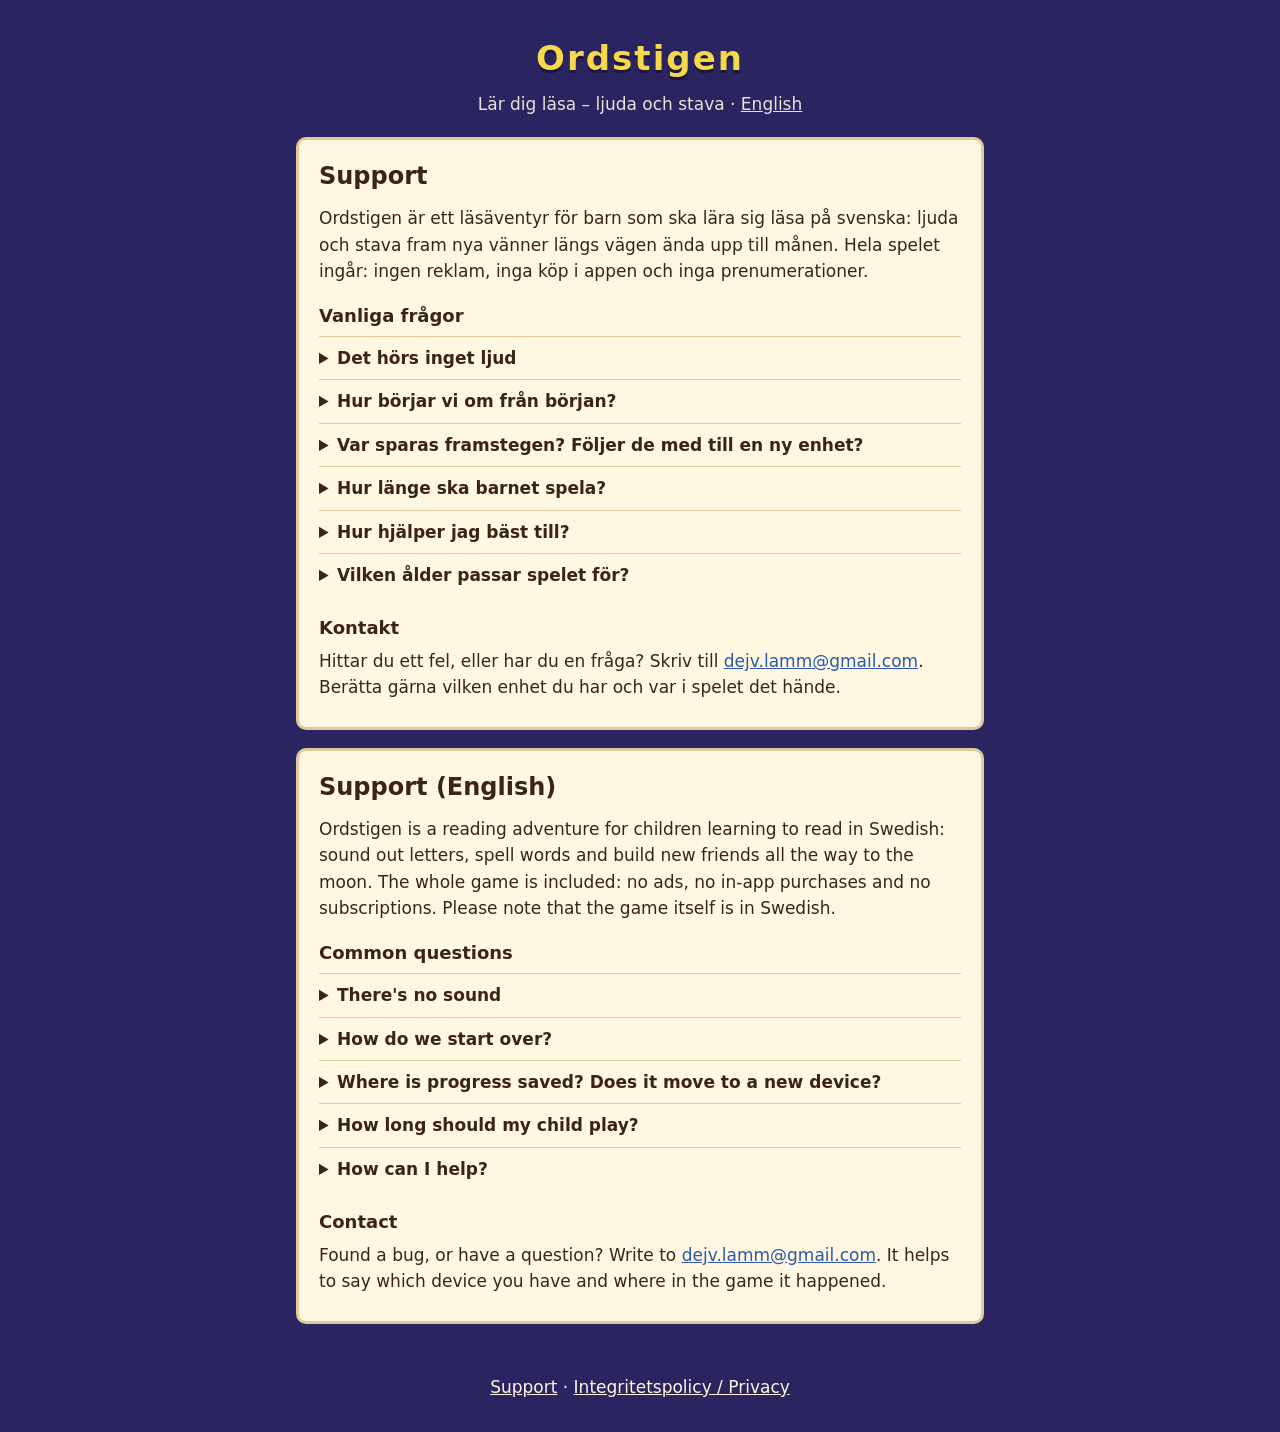
<file: index.html>
<!doctype html>
<html lang="sv">
<head>
  <meta charset="utf-8" />
  <meta name="viewport" content="width=device-width, initial-scale=1" />
  <title>Ordstigen – Support</title>
  <link rel="stylesheet" href="site.css" />
</head>
<body>
  <header>
    <h1>Ordstigen</h1>
    <p class="tag">Lär dig läsa – ljuda och stava · <a href="#en">English</a></p>
  </header>
  <main>
    <section lang="sv">
      <h2>Support</h2>
      <p>Ordstigen är ett läsäventyr för barn som ska lära sig läsa på svenska: ljuda och stava fram nya vänner längs vägen ända upp till månen. Hela spelet ingår: ingen reklam, inga köp i appen och inga prenumerationer.</p>
      <h3>Vanliga frågor</h3>
      <details><summary>Det hörs inget ljud</summary>
        <p>Höj volymen med knapparna på sidan av enheten. Spelet ska höras även när ljudlöst-läget är på. Hör du fortfarande inget: stäng appen helt (svep upp den i appväxlaren) och öppna den igen.</p></details>
      <details><summary>Hur börjar vi om från början?</summary>
        <p>Öppna menyn, tryck på kugghjulet <i>Vuxna</i>, svara på räknefrågan och välj <i>Börja om från början</i>. Allt som barnet har gjort försvinner då.</p></details>
      <details><summary>Var sparas framstegen? Följer de med till en ny enhet?</summary>
        <p>Framstegen sparas bara på enheten. Om du använder iCloud-säkerhetskopiering följer de med när du återställer en säkerhetskopia till en ny enhet. Läs mer i <a href="privacy.html">integritetspolicyn</a>.</p></details>
      <details><summary>Hur länge ska barnet spela?</summary>
        <p>Lite varje dag är bäst: korta pass på 10–15 minuter. Hela resan tar ungefär två–tre timmar och mår bäst av att spridas ut över ett par veckor. När raketen har landat kan barnet fortsätta öva i Månhuset.</p></details>
      <details><summary>Hur hjälper jag bäst till?</summary>
        <p>Spela gärna tillsammans. Säg ljuden högt ("sss", inte "ess") och låt barnet ljuda ordet innan ni trycker. Vuxensidan visar vilka bokstäver som sitter och vilka som behöver övas.</p></details>
      <details><summary>Vilken ålder passar spelet för?</summary>
        <p>Barn från ungefär fem år som börjar bli nyfikna på bokstäver, och barn i förskoleklass och ettan.</p></details>
      <h3>Kontakt</h3>
      <p>Hittar du ett fel, eller har du en fråga? Skriv till <a href="mailto:dejv.lamm@gmail.com">dejv.lamm@gmail.com</a>. Berätta gärna vilken enhet du har och var i spelet det hände.</p>
    </section>

    <section lang="en" id="en">
      <h2>Support (English)</h2>
      <p>Ordstigen is a reading adventure for children learning to read in Swedish: sound out letters, spell words and build new friends all the way to the moon. The whole game is included: no ads, no in-app purchases and no subscriptions. Please note that the game itself is in Swedish.</p>
      <h3>Common questions</h3>
      <details><summary>There's no sound</summary>
        <p>Turn the volume up with the buttons on the side of the device. The game should be heard even when silent mode is on. If you still hear nothing, close the app completely (swipe it up in the app switcher) and open it again.</p></details>
      <details><summary>How do we start over?</summary>
        <p>Open the menu, tap the gear <i>Vuxna</i> (grown-ups), answer the multiplication question and choose <i>Börja om från början</i> (start over). Everything your child has done is then removed.</p></details>
      <details><summary>Where is progress saved? Does it move to a new device?</summary>
        <p>Progress is saved only on the device. If you use iCloud Backup, it comes along when you restore a backup to a new device. See the <a href="privacy.html#en">privacy policy</a>.</p></details>
      <details><summary>How long should my child play?</summary>
        <p>A little every day works best: short sessions of 10–15 minutes. The whole journey takes about two to three hours and is best spread over a couple of weeks. After the rocket lands, your child can keep practising in the Moon House.</p></details>
      <details><summary>How can I help?</summary>
        <p>Play together if you can. Say the sounds out loud ("sss", not "ess") and let your child sound out the word before tapping. The grown-ups' page shows which letters are secure and which need practice.</p></details>
      <h3>Contact</h3>
      <p>Found a bug, or have a question? Write to <a href="mailto:dejv.lamm@gmail.com">dejv.lamm@gmail.com</a>. It helps to say which device you have and where in the game it happened.</p>
    </section>
  </main>
  <footer><a href="index.html">Support</a> · <a href="privacy.html">Integritetspolicy / Privacy</a></footer>
</body>
</html>
</file>
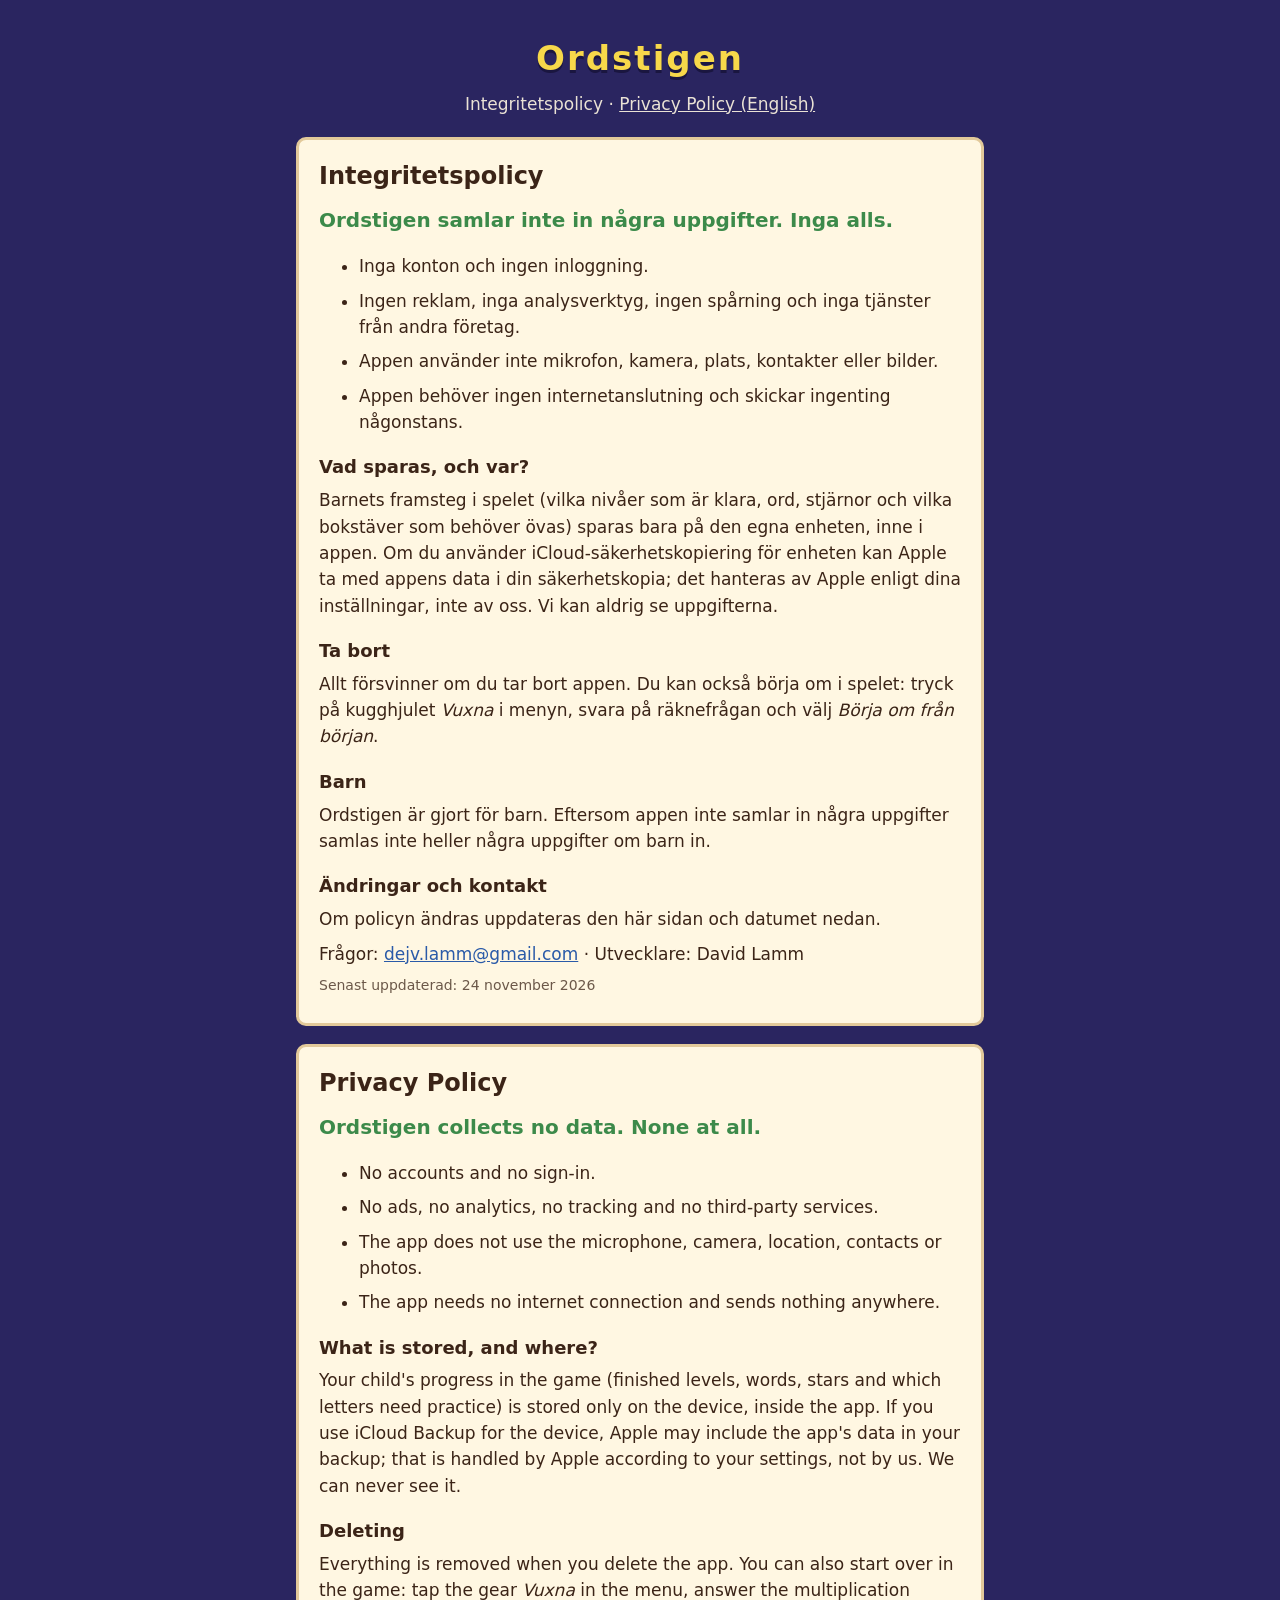
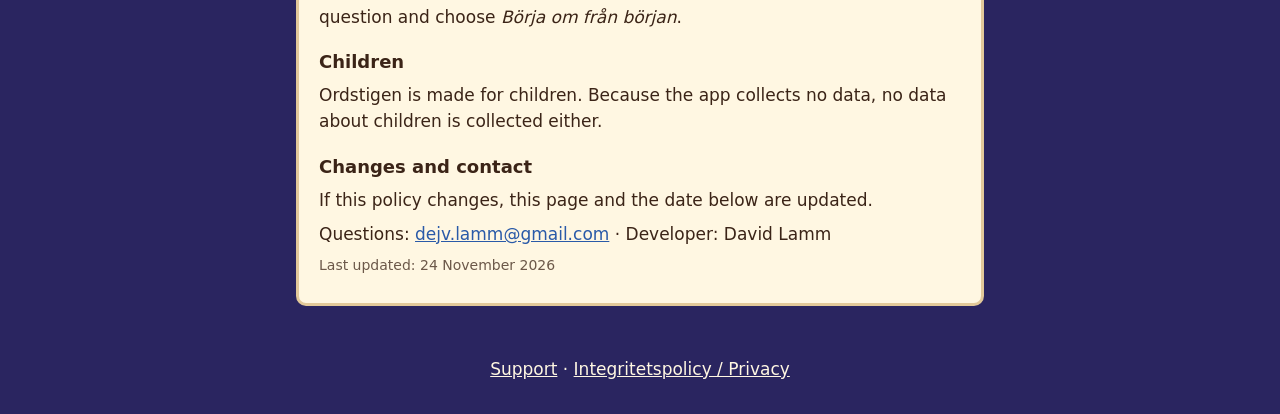
<file: privacy.html>
<!doctype html>
<html lang="sv">
<head>
  <meta charset="utf-8" />
  <meta name="viewport" content="width=device-width, initial-scale=1" />
  <title>Ordstigen – Integritetspolicy / Privacy Policy</title>
  <link rel="stylesheet" href="site.css" />
</head>
<body>
  <header>
    <h1>Ordstigen</h1>
    <p class="tag">Integritetspolicy · <a href="#en">Privacy Policy (English)</a></p>
  </header>
  <main>
    <section lang="sv">
      <h2>Integritetspolicy</h2>
      <p class="big">Ordstigen samlar inte in några uppgifter. Inga alls.</p>
      <ul>
        <li>Inga konton och ingen inloggning.</li>
        <li>Ingen reklam, inga analysverktyg, ingen spårning och inga tjänster från andra företag.</li>
        <li>Appen använder inte mikrofon, kamera, plats, kontakter eller bilder.</li>
        <li>Appen behöver ingen internetanslutning och skickar ingenting någonstans.</li>
      </ul>
      <h3>Vad sparas, och var?</h3>
      <p>Barnets framsteg i spelet (vilka nivåer som är klara, ord, stjärnor och vilka bokstäver som behöver övas) sparas bara på den egna enheten, inne i appen. Om du använder iCloud-säkerhetskopiering för enheten kan Apple ta med appens data i din säkerhetskopia; det hanteras av Apple enligt dina inställningar, inte av oss. Vi kan aldrig se uppgifterna.</p>
      <h3>Ta bort</h3>
      <p>Allt försvinner om du tar bort appen. Du kan också börja om i spelet: tryck på kugghjulet <i>Vuxna</i> i menyn, svara på räknefrågan och välj <i>Börja om från början</i>.</p>
      <h3>Barn</h3>
      <p>Ordstigen är gjort för barn. Eftersom appen inte samlar in några uppgifter samlas inte heller några uppgifter om barn in.</p>
      <h3>Ändringar och kontakt</h3>
      <p>Om policyn ändras uppdateras den här sidan och datumet nedan.</p>
      <p>Frågor: <a href="mailto:dejv.lamm@gmail.com">dejv.lamm@gmail.com</a> · Utvecklare: David Lamm</p>
      <p class="date">Senast uppdaterad: 24 november 2026</p>
    </section>

    <section lang="en" id="en">
      <h2>Privacy Policy</h2>
      <p class="big">Ordstigen collects no data. None at all.</p>
      <ul>
        <li>No accounts and no sign-in.</li>
        <li>No ads, no analytics, no tracking and no third-party services.</li>
        <li>The app does not use the microphone, camera, location, contacts or photos.</li>
        <li>The app needs no internet connection and sends nothing anywhere.</li>
      </ul>
      <h3>What is stored, and where?</h3>
      <p>Your child's progress in the game (finished levels, words, stars and which letters need practice) is stored only on the device, inside the app. If you use iCloud Backup for the device, Apple may include the app's data in your backup; that is handled by Apple according to your settings, not by us. We can never see it.</p>
      <h3>Deleting</h3>
      <p>Everything is removed when you delete the app. You can also start over in the game: tap the gear <i>Vuxna</i> in the menu, answer the multiplication question and choose <i>Börja om från början</i>.</p>
      <h3>Children</h3>
      <p>Ordstigen is made for children. Because the app collects no data, no data about children is collected either.</p>
      <h3>Changes and contact</h3>
      <p>If this policy changes, this page and the date below are updated.</p>
      <p>Questions: <a href="mailto:dejv.lamm@gmail.com">dejv.lamm@gmail.com</a> · Developer: David Lamm</p>
      <p class="date">Last updated: 24 November 2026</p>
    </section>
  </main>
  <footer><a href="index.html">Support</a> · <a href="privacy.html">Integritetspolicy / Privacy</a></footer>
</body>
</html>
</file>
<file: site.css>
/* Ordstigen's two small web pages (support and privacy), in the game's colours. */
:root { --sky: #2a2560; --ink: #3b2417; --paper: #fff7e2; --edge: #e2c99a; --green: #3c8a4a; --sun: #f7d84a; }
* { box-sizing: border-box; }
body { margin: 0; background: var(--sky); color: var(--ink); font: 17px/1.55 system-ui, -apple-system, "Segoe UI", sans-serif; }
header { padding: 32px 16px 20px; text-align: center; color: var(--paper); }
header h1 { margin: 0; font-size: 34px; letter-spacing: 0.06em; color: var(--sun); text-shadow: 0 3px 0 #1a1640; }
header .tag { margin: 6px 0 0; opacity: 0.9; }
header a, footer a { color: var(--paper); }
main { max-width: 720px; margin: 0 auto; padding: 0 16px 24px; }
section { background: var(--paper); border: 3px solid var(--edge); border-radius: 10px; padding: 18px 20px; margin: 0 0 18px; }
h2 { margin: 0 0 10px; font-size: 24px; }
h3 { margin: 18px 0 6px; font-size: 18px; }
p, li { margin: 0 0 8px; }
.big { font-size: 20px; font-weight: 700; color: var(--green); }
details { border-top: 1px solid var(--edge); padding: 8px 0; }
summary { cursor: pointer; font-weight: 600; }
details p { margin: 8px 0 2px; }
.date { font-size: 14px; opacity: 0.75; }
footer { text-align: center; padding: 8px 16px 32px; color: var(--paper); }
a { color: #2a5aa8; }
</file>
